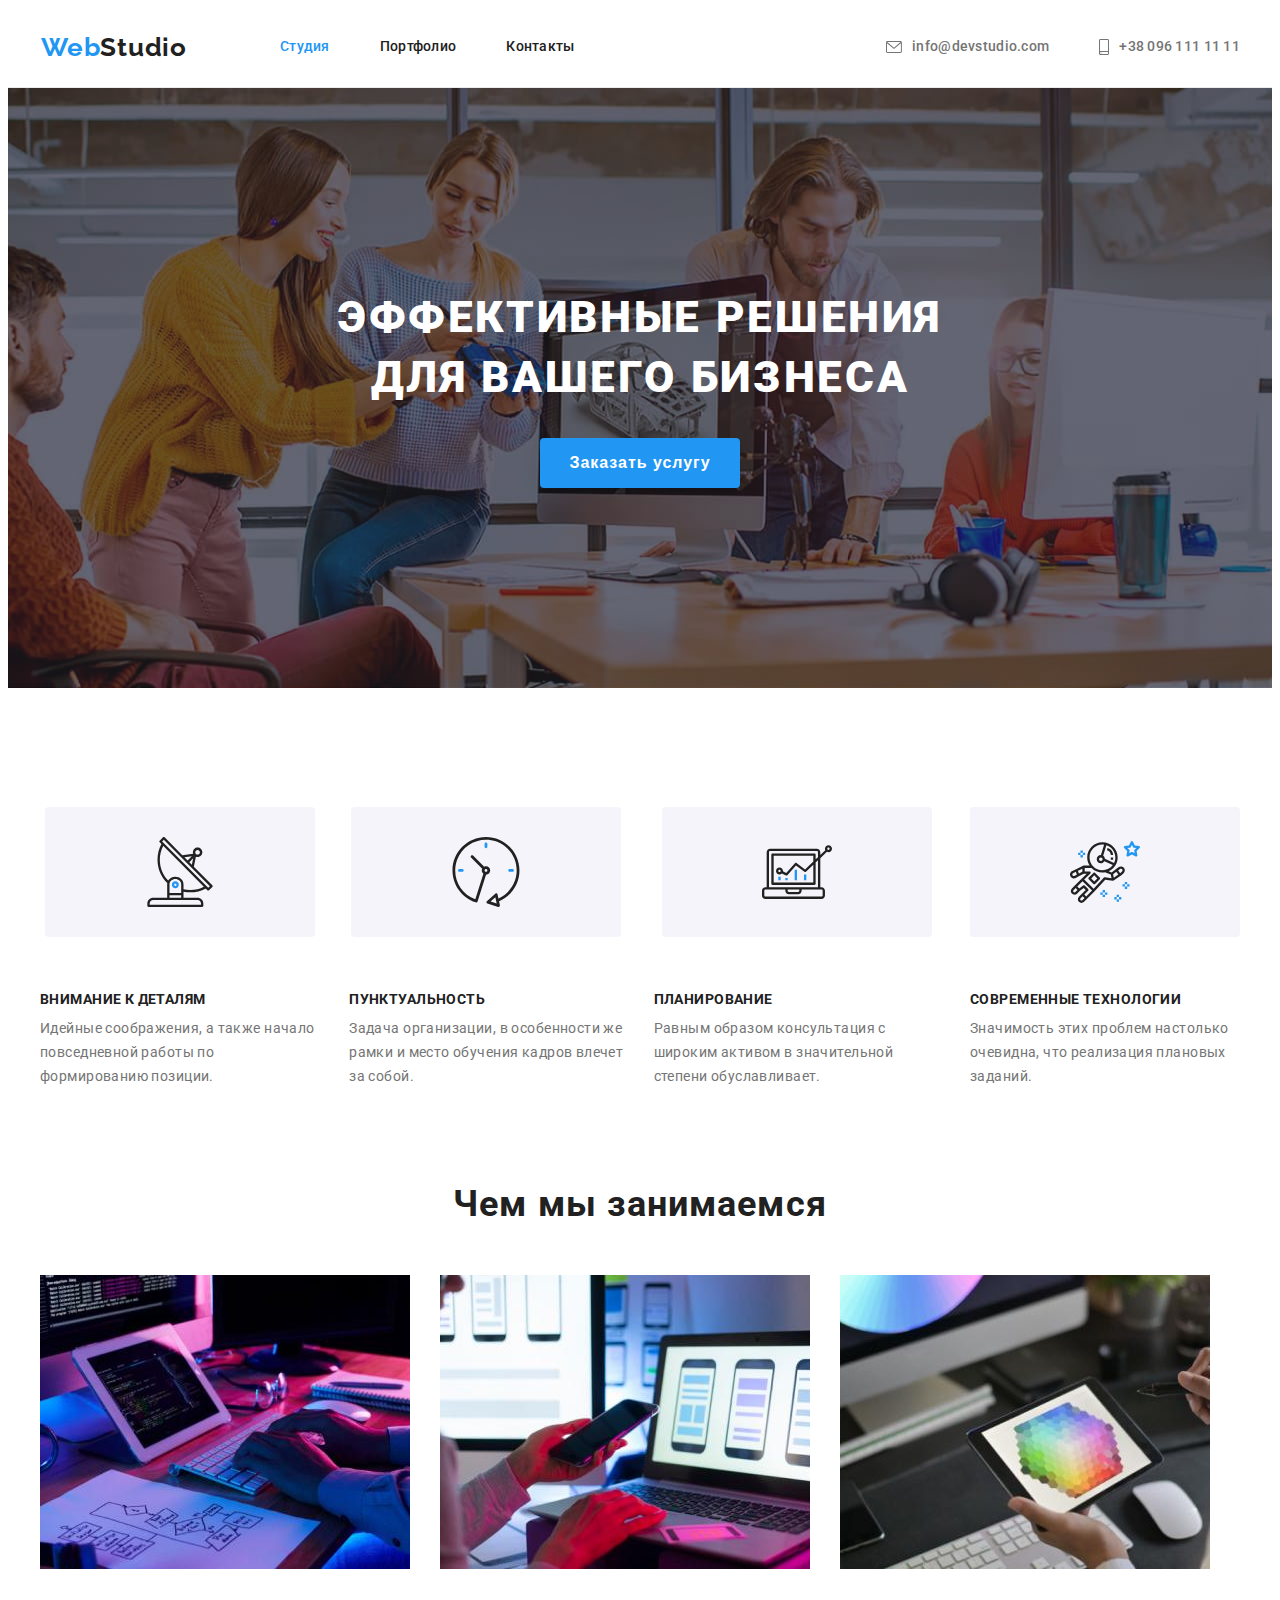
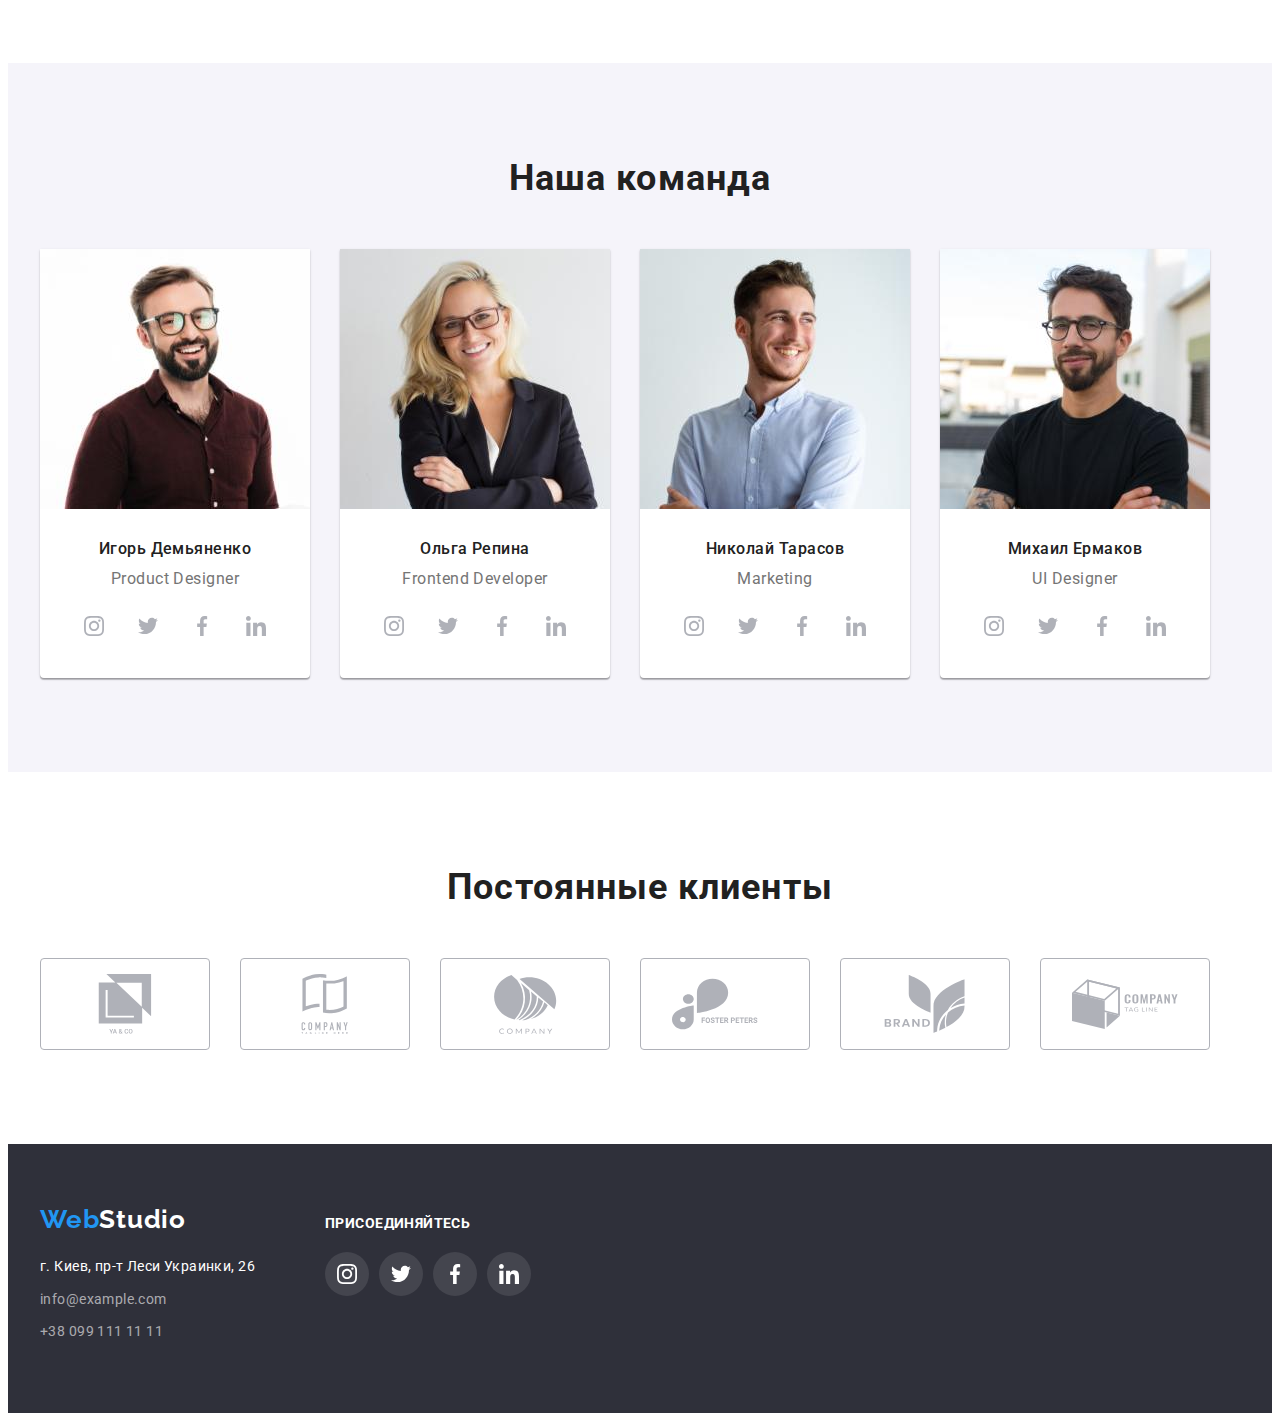
<file: index.html>
<!DOCTYPE html>
<html lang="ru">
<head>
    <meta charset="UTF-8">
    <meta http-equiv="X-UA-Compatible" content="IE=edge">
    <meta name="viewport" content="width=device-width,initial-scale=1.0/">
    <title>ЭФФЕКТИВНЫЕ РЕШЕНИЯ ДЛЯ ВАШЕГО БИЗНЕСА</title>
    <link rel="preconnect" href="https://fonts.googleapis.com" />
    <link rel="preconnect" href="https://fonts.gstatic.com" crossorigin />
    <link href="https://fonts.googleapis.com/css2?family=Raleway:wght@700&family=Roboto:wght@400;500;700;900&display=swap" rel="stylesheet" />
    <link rel="stylesheet" href="https://cdnjs.cloudflare.com/ajax/libs/modern-normalize/1.1.0/modern-normalize.min.css" integrity="sha512-wpPYUAdjBVSE4KJnH1VR1HeZfpl1ub8YT/NKx4PuQ5NmX2tKuGu6U/JRp5y+Y8XG2tV+wKQpNHVUX03MfMFn9Q==" crossorigin="anonymous" referrerpolicy="no-referrer" />
    <link rel="stylesheet" href="./css/styles.css"/>
</head>
<body>
    <!--logo-->
    <header class="header">
        <div class="container header-container">
        <a class="header-logo" href="index.html" lang="en"><span class="header-web">Web</span><span class="header-studio">Studio</span></a>
        <!--header-->
        <nav class="site-nav">
            <ul class="nav-list">
              <li class="nav-item">
                  <a class="nav-link link current" href="">Студия</a>
              </li>
              <li class="nav-item">
                  <a class="nav-link link" href="./portfolio.html">Портфолио</a>
              </li>
              <li class="nav-item">
                  <a class="nav-link link" href="">Контакты</a>
              </li>
            </ul>
        </nav>
            <ul class="header-contacts-list">
                <li class=" header-social-item header-contacts-item">
                    <a class="header-social-link header-contacts-link link current" href="mailto:info@devstudio.com">
                        <svg class="header-social-icon" width="16" height="12">
                            <use href="./images/sprite.svg#icon-envelope">
                            </use>
                        </svg>info@devstudio.com
                    </a>
                </li>
                <li class="header-social-item header-contacts-item">
                    <a class="header-social-link header-contacts-link link" href="tel:+380961111111">
                        <svg class="header-social-icon" width="10" height="16">
                            <use href="./images/sprite.svg#icon-smartphone">
                            </use>
                        </svg>+38 096 111 11 11
                    </a>
                </li>
            </ul>
        </div>
    </header>
    <main>
        <!--hero-->
        <section class="hero">
            <div class="hero-container container">
            <h1 class="hero-title">ЭФФЕКТИВНЫЕ РЕШЕНИЯ ДЛЯ ВАШЕГО БИЗНЕСА</h1>
            <button class="hero-btn btn" type="button">Заказать услугу</button>
        </div>
        </section>
        <section class="section features-section">
        <div class="container">
            <h2 class="visually-hidden" hidden>Особенности</h2>
            <ul class="features-list">
                <li class="features-item">
                    <div class="features-description">
                        <ul class="features-gallery list gallery-list">
                            <li class="gallery-item">
                                <a href="" class="gallery-link">
                                    <svg class="gallery-icon" width="70" height="70">
                                        <use href="./images/sprite.svg#icon-antenna">
                                        </use>
                                    </svg>
                                </a>
                            </li>
                        </ul>
                    </div>
                    <h3 class="features-title">Внимание к деталям</h3>
                    <p class="features-text">Идейные соображения, а также начало повседневной работы по формированию позиции.</p>
                </li>
                <li class="features-item">
                    <div class="features-description">
                        <ul class="features-gallery list gallery-list">
                            <li class="gallery-item">
                                <a href="" class="gallery-link">
                                    <svg class="gallery-icon" width="70" height="70">
                                        <use href="./images/sprite.svg#icon-clock">
                                        </use>
                                    </svg>
                                </a>
                            </li>
                        </ul>
                    </div>
                    <h3 class="features-title">Пунктуальность</h3>
                    <p class="features-text">Задача организации, в особенности же рамки и место обучения кадров влечет за собой.</p>
                </li>
                <li class="features-item">
                    <div class="features-description">
                        <ul class="features-gallery list gallery-list">
                            <li class="gallery-item">
                                <a href="" class="gallery-link">
                                    <svg class="gallery-icon" width="70" height="70">
                                        <use href="./images/sprite.svg#icon-diagram">
                                        </use>
                                    </svg>
                                </a>
                            </li>
                        </ul>
                    </div>
                    <h3 class="features-title">Планирование</h3>
                    <p class="features-text">Равным образом консультация с широким активом в значительной степени обуславливает.</p>
                </li>
                <li class="features-item">
                    <div class="features-description">
                        <ul class="features-gallery list gallery-list">
                            <li class="gallery-item">
                                <a href="" class="gallery-link">
                                    <svg class="gallery-icon" width="70" height="70">
                                        <use href="./images/sprite.svg#icon-astronaut">
                                        </use>
                                    </svg>
                                </a>
                            </li>
                        </ul>
                    </div>
                    <h3 class="features-title">Современные технологии</h3>
                    <p class="features-text">Значимость этих проблем настолько очевидна, что реализация плановых заданий.</p>
                </li>
            </ul>
        </div>
        </section>
        <section class="section activity-section">
            <div class="container">
            <h2 class="section-title activity-title">Чем мы занимаемся</h2>
            <!--Фото чем занимаемся-->
            <ul class="activity-list">
                <li class="activity-item">
                    <img src="images/Activity_Programming.jpg"
                    alt="Программирование"
                    width="370" height="294"/>
                </li>
                <li class="activity-item">
                    <img src="images/Activity_Design.jpg"
                    alt="Дизайн"
                    width="370" height="294"/>
                </li>
                <li class="activity-item">
                    <img src="images/Activity_Graphics.jpg"
                    alt="Графика"
                    width="370" height="294"/>
                </li>
            </ul>
        </div>
        </section>
        <section class="section team-section">
        <div class="container">
            <h2 class="section-title team-title">Наша команда</h2>
            <!--Фото членов команды-->            
            <ul class="team-list">
                <li class="team-item">
                    <img src="./images/Product Designer.jpg" alt="дизайнер"
                    width="270" height="260"/>
                <div class="team-item-description">
                    <h3 class="team-item-title">Игорь Демьяненко</h3>
                    <p class="team-item-text" lang="en">Product Designer</p>
                    <ul class="team-social list social-list">
                        <li class="social-item">
                            <a href="" class="social-link">
                                <svg class="social-icon" width="20" height="20">
                                    <use href="./images/sprite.svg#icon-instagram">
                                    </use>
                                </svg>
                            </a>
                        </li>
                        <li class="social-item">
                            <a href="" class="social-link">
                                <svg class="social-icon" width="20" height="20">
                                    <use href="./images/sprite.svg#icon-twitter">
                                    </use>
                                </svg>
                            </a>
                        </li>
                        <li class="social-item">
                            <a href="" class="social-link">
                                <svg class="social-icon" width="20" height="20">
                                    <use href="./images/sprite.svg#icon-facebook">
                                    </use>
                                </svg>
                            </a>
                        </li>
                        <li class="social-item">
                            <a href="" class="social-link">
                                <svg class="social-icon" width="20" height="20">
                                    <use href="./images/sprite.svg#icon-linkedin">
                                    </use>
                                </svg>
                            </a>
                        </li>
                    </ul>
                </div>
                </li>
                <li class="team-item">
                    <img src="./images/Frontend Developer.jpg" alt="фронт разработчик"
                    width="270" height="260"/>
                <div class="team-item-description">
                    <h3 class="team-item-title">Ольга Репина</h3>
                    <p class="team-item-text" lang="en">Frontend Developer</p>
                    <ul class="team-social list social-list">
                        <li class="social-item">
                            <a href="" class="social-link">
                                <svg class="social-icon" width="20" height="20">
                                    <use href="./images/sprite.svg#icon-instagram">
                                    </use>
                                </svg>
                            </a>
                        </li>
                        <li class="social-item">
                            <a href="" class="social-link">
                                <svg class="social-icon" width="20" height="20">
                                    <use href="./images/sprite.svg#icon-twitter">
                                    </use>
                                </svg>
                            </a>
                        </li>
                        <li class="social-item">
                            <a href="" class="social-link">
                                <svg class="social-icon" width="20" height="20">
                                    <use href="./images/sprite.svg#icon-facebook">
                                    </use>
                                </svg>
                            </a>
                        </li>
                        <li class="social-item">
                            <a href="" class="social-link">
                                <svg class="social-icon" width="20" height="20">
                                    <use href="./images/sprite.svg#icon-linkedin">
                                    </use>
                                </svg>
                            </a>
                        </li>
                    </ul>
                </div>
                </li>
                <li class="team-item">
                    <img src="./images/Marketing.jpg" alt="специалист по маркетингу"
                    width="270" height="260"/>
                <div class="team-item-description">
                    <h3 class="team-item-title">Николай Тарасов</h3>
                    <p class="team-item-text" lang="en">Marketing</p>
                    <ul class="team-social list social-list">
                        <li class="social-item">
                            <a href="" class="social-link">
                                <svg class="social-icon" width="20" height="20">
                                    <use href="./images/sprite.svg#icon-instagram">
                                    </use>
                                </svg>
                            </a>
                        </li>
                        <li class="social-item">
                            <a href="" class="social-link">
                                <svg class="social-icon" width="20" height="20">
                                    <use href="./images/sprite.svg#icon-twitter">
                                    </use>
                                </svg>
                            </a>
                        </li>
                        <li class="social-item">
                            <a href="" class="social-link">
                                <svg class="social-icon" width="20" height="20">
                                    <use href="./images/sprite.svg#icon-facebook">
                                    </use>
                                </svg>
                            </a>
                        </li>
                        <li class="social-item">
                            <a href="" class="social-link">
                                <svg class="social-icon" width="20" height="20">
                                    <use href="./images/sprite.svg#icon-linkedin">
                                    </use>
                                </svg>
                            </a>
                        </li>
                    </ul>
                </div>
                </li>
                <li class="team-item">
                    <img src="./images/UI Designer.jpg" alt="дизайнер интерфейса"
                    width="270" height="260"/>
                <div class="team-item-description">
                    <h3 class="team-item-title">Михаил Ермаков</h3>
                    <p class="team-item-text" lang="en">UI Designer</p>
                    <ul class="team-social list social-list">
                        <li class="social-item">
                            <a href="" class="social-link">
                                <svg class="social-icon" width="20" height="20">
                                    <use href="./images/sprite.svg#icon-instagram">
                                    </use>
                                </svg>
                            </a>
                        </li>
                        <li class="social-item">
                            <a href="" class="social-link">
                                <svg class="social-icon" width="20" height="20">
                                    <use href="./images/sprite.svg#icon-twitter">
                                    </use>
                                </svg>
                            </a>
                        </li>
                        <li class="social-item">
                            <a href="" class="social-link">
                                <svg class="social-icon" width="20" height="20">
                                    <use href="./images/sprite.svg#icon-facebook">
                                    </use>
                                </svg>
                            </a>
                        </li>
                        <li class="social-item">
                            <a href="" class="social-link">
                                <svg class="social-icon" width="20" height="20">
                                    <use href="./images/sprite.svg#icon-linkedin">
                                    </use>
                                </svg>
                            </a>
                        </li>
                    </ul>
                </div>
                </li>
            </ul>
        </div>
        </section>
        <section class="section clients-section">
        <div class="container">
            <h2 class="section-title clients-title">Постоянные клиенты</h2>
                <!--Логотипы компаний-->            
                <ul class="clients-list">
                    <li class="clients-item">
                        <a href="" class="clients-link">
                            <svg class="clients-icon" width="106" height="60">
                                <use href="./images/sprite.svg#icon-yaco">
                                </use>
                            </svg>
                        </a>
                    </li>
                    <li class="clients-item">
                        <a href="" class="clients-link">
                            <svg class="clients-icon" width="106" height="60">
                                <use href="./images/sprite.svg#icon-tagline-here">
                                </use>
                            </svg>
                        </a>
                    </li>
                    <li class="clients-item">
                        <a href="" class="clients-link">
                            <svg class="clients-icon" width="106" height="60">
                                <use href="./images/sprite.svg#icon-company">
                                </use>
                            </svg>
                        </a>
                    </li>
                    <li class="clients-item">
                        <a href="" class="clients-link">
                            <svg class="clients-icon" width="106" height="60">
                                <use href="./images/sprite.svg#icon-foster-peters">
                                </use>
                            </svg>
                        </a>
                    </li>
                    <li class="clients-item">
                        <a href="" class="clients-link">
                            <svg class="clients-icon" width="106" height="60">
                                <use href="./images/sprite.svg#icon-brand">
                                </use>
                            </svg>
                        </a>
                    </li>
                    <li class="clients-item">
                        <a href="" class="clients-link">
                            <svg class="clients-icon" width="106" height="60">
                                <use href="./images/sprite.svg#icon-company-tag-line">
                                </use>
                            </svg>
                        </a>
                    </li>
    </main>
    <footer class="footer">
    <div class="footer-container container">
        <div class="footer-left">
        <a class="footer-logo" href="index.html" lang="en"><span class="footer-web">Web</span><span class="footer-studio">Studio</span></a>
        <address class="contacts-address">
            <ul class="contacts-list">
                <li class="footer-contacts-item">
                    <a class="footer-address-link link"href="https://goo.gl/maps/8dhpceMkRQVwg1JF8" 
                    target="_blank"
                    rel="noopener noreferrer">
                    г. Киев, пр-т Леси Украинки, 26</a>
                </li>
                <li class="footer-contacts-item">
                    <a class="footer-contacts-link link" href="mailto:info@example.com">info@example.com</a>
                </li>
                <li class="footer-contacts-item">
                    <a class="footer-contacts-link link" href="tel:+380991111111">+38 099 111 11 11</a>
                </li>
            </ul>
        </address>
        </div>
        <div class="footer-right">
        <h3 class="accession-title">присоединяйтесь</h3>
        <ul class="accession-social list social-list">
            <li class="accession-social-item">
                <a href="" class="accession-social-link">
                    <svg class="accession-social-icon" width="20" height="20">
                        <use href="./images/sprite.svg#icon-instagram">
                        </use>
                    </svg>
                </a>
            </li>
            <li class="accession-social-item">
                <a href="" class="accession-social-link">
                    <svg class="accession-social-icon" width="20" height="20">
                        <use href="./images/sprite.svg#icon-twitter">
                        </use>
                    </svg>
                </a>
            </li>
            <li class="accession-social-item">
                <a href="" class="accession-social-link">
                    <svg class="accession-social-icon" width="20" height="20">
                        <use href="./images/sprite.svg#icon-facebook">
                        </use>
                    </svg>
                </a>
            </li>
            <li class="accession-social-item">
                <a href="" class="accession-social-link">
                    <svg class="accession-social-icon" width="20" height="20">
                        <use href="./images/sprite.svg#icon-linkedin">
                        </use>
                    </svg>
                </a>
            </li>
        </ul>
        </div>
    </div>
</footer>
</body>
</html>
</file>
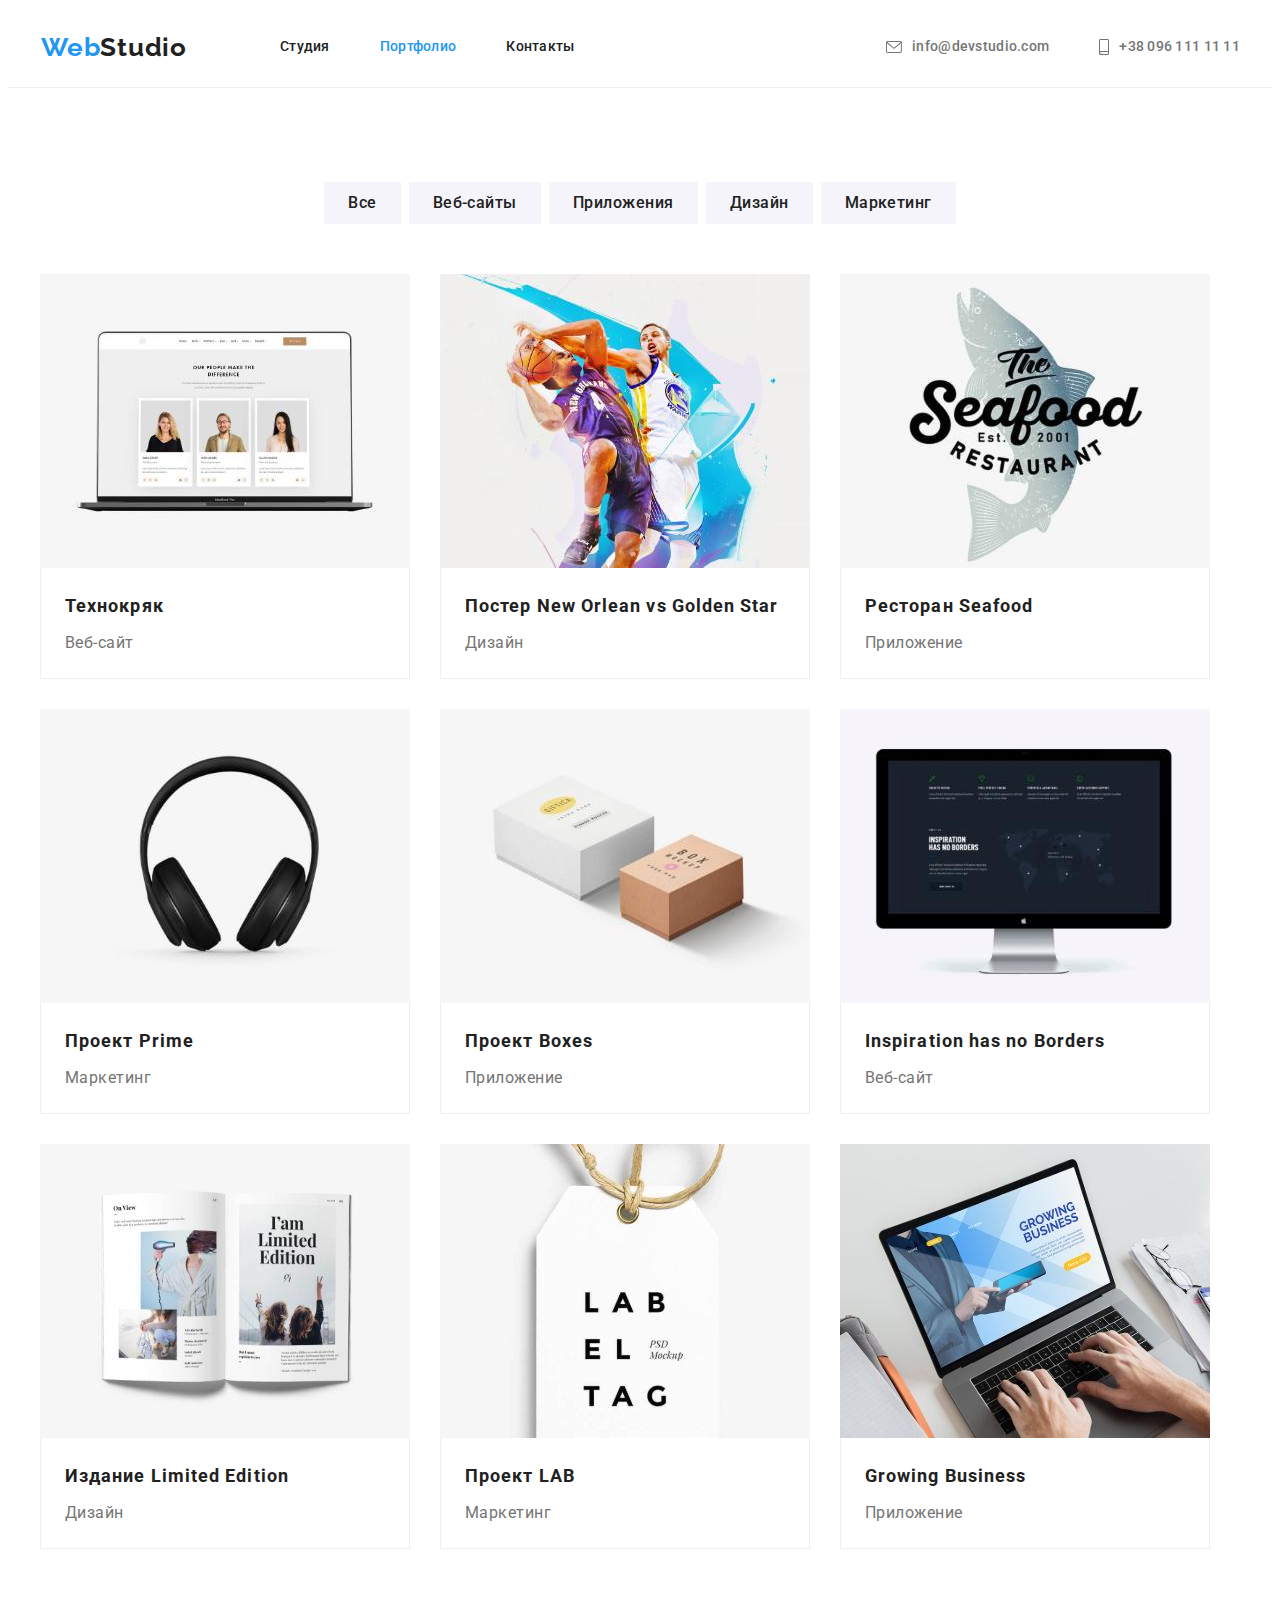
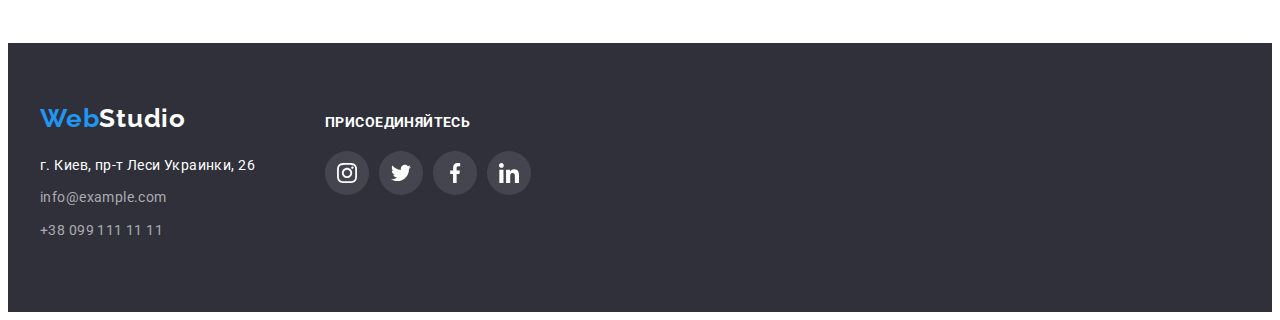
<file: portfolio.html>
<!DOCTYPE html>
<html lang="ru">
<head>
    <meta charset="UTF-8">
    <meta http-equiv="X-UA-Compatible" content="IE=edge">
    <meta name="viewport" content="width=device-width, initial-scale=1.0">
    <title>Портфолио</title>
    <link rel="preconnect" href="https://fonts.googleapis.com" />
    <link rel="preconnect" href="https://fonts.gstatic.com" crossorigin />
    <link href="https://fonts.googleapis.com/css2?family=Raleway:wght@700&family=Roboto:wght@400;500;700;900&display=swap" rel="stylesheet" />
    <link rel="stylesheet" href="https://cdnjs.cloudflare.com/ajax/libs/modern-normalize/1.1.0/modern-normalize.min.css" integrity="sha512-wpPYUAdjBVSE4KJnH1VR1HeZfpl1ub8YT/NKx4PuQ5NmX2tKuGu6U/JRp5y+Y8XG2tV+wKQpNHVUX03MfMFn9Q==" crossorigin="anonymous" referrerpolicy="no-referrer" />
    <link rel="stylesheet" href="./css/styles.css"/>
</head>
<body>
    <!--logo-->
    <header class="header">
        <div class="container header-container">
        <a class="header-logo" href="index.html" lang="en"><span class="header-web">Web</span><span class="header-studio">Studio</span></a>
        <!--header-->
        <nav class="site-nav">
            <ul class="nav-list">
              <li class="nav-item">
                  <a class="nav-link link" href="./index.html">Студия</a>
              </li>
              <li class="nav-item">
                  <a class="nav-link link current" href="./portfolio.html">Портфолио</a>
              </li>
              <li class="nav-item">
                  <a class="nav-link link" href="">Контакты</a>
              </li>
            </ul>
        </nav>
        <ul class="header-contacts-list">
            <li class=" header-social-item header-contacts-item">
                <a class="header-social-link header-contacts-link link current" href="mailto:info@devstudio.com">
                    <svg class="header-social-icon" width="16" height="12">
                        <use href="./images/sprite.svg#icon-envelope">
                        </use>
                    </svg>info@devstudio.com
                </a>
            </li>
            <li class="header-social-item header-contacts-item">
                <a class="header-social-link header-contacts-link link" href="tel:+380961111111">
                    <svg class="header-social-icon" width="10" height="16">
                        <use href="./images/sprite.svg#icon-smartphone">
                        </use>
                    </svg>+38 096 111 11 11
                </a>
            </li>
        </ul>
        </div>
    </header>
    <main>
        <!--hero-->
        <section class="section">
        <div class="container">
            <h1 class="visually-hidden"hidden>Портфолио</h1>
            <!--filter-->
            <ul class="filter-list">
                <li class="filter-item">
                    <button class="filter-btn btn current" type="button">Все</button>
                <li class="filter-item">
                    <button class="filter-btn btn" type="button">Веб-сайты</button>   
                </li>
                <li class="filter-item">
                    <button class="filter-btn btn" type="button">Приложения</button>   
                </li>
                <li class="filter-item">
                    <button class="filter-btn btn" type="button">Дизайн</button>   
                </li>
                <li class="filter-item">
                    <button class="filter-btn btn" type="button">Маркетинг</button>   
                </li>
            </ul>
            <ul class="portfolio-list">
                <li class="portfolio-item">
                    <a href="" class="portfolio-gallery-description link">
                        <img src="./images/Technokryak.jpg" atl="открыта страница на ноутбуке"
                        width="370" height="294"/>
                    <div class="portfolio-item-description">
                        <h2 class="portfolio-item-title">Технокряк</h2>
                        <p class="portfolio-item-text">Веб-сайт</p>
                    </div>
                    </a>
                </li>
                <li class="portfolio-item">
                    <a href="" class="portfolio-gallery-description link">
                        <img src="./images/New Orlean vs Golden Star poster.jpg" atl="постер с баскетболистами"
                        width="370" height="294"/>
                    <div class="portfolio-item-description">
                        <h2 class="portfolio-item-title">Постер New Orlean vs Golden Star</h2>
                        <p class="portfolio-item-text">Дизайн</p>
                    </div>
                    </a>
                </li>
                <li class="portfolio-item">
                    <a href="" class="portfolio-gallery-description link">
                        <img src="./images/Seafood Restaurant.jpg" atl="название ресторана"
                        width="370" height="294"/>
                    <div class="portfolio-item-description">
                        <h2 class="portfolio-item-title">Ресторан Seafood</h2>
                        <p class="portfolio-item-text">Приложение</p>
                    </div>
                    </a>
                </li>
                <li class="portfolio-item">
                    <a href="" class="portfolio-gallery-description link">
                        <img src="./images/Prime Project.jpg" atl="наушники"
                        width="370" height="294"/>
                    <div class="portfolio-item-description">
                        <h2 class="portfolio-item-title">Проект Prime</h2>
                        <p class="portfolio-item-text">Маркетинг</p>
                    </div>
                    </a>
                </li>
                <li class="portfolio-item">
                    <a href="" class="portfolio-gallery-description link">
                        <img src="./images/Boxes project.jpg" atl="коробки"
                        width="370" height="294"/>
                    <div class="portfolio-item-description">
                        <h2 class="portfolio-item-title">Проект Boxes</h2>
                        <p class="portfolio-item-text">Приложение</p>
                    </div>
                    </a>
                </li>
                <li class="portfolio-item">
                    <a href="" class="portfolio-gallery-description link">
                        <img src="./images/Inspiration has no Borders.jpg" atl="монитор"
                        width="370" height="294"/>
                    <div class="portfolio-item-description">
                        <h2 class="portfolio-item-title" lang="en">Inspiration has no Borders</h2>
                        <p class="portfolio-item-text">Веб-сайт</p>
                    </div>
                    </a>
                </li>
                <li class="portfolio-item">
                    <a href="" class="portfolio-gallery-description link">
                        <img src="./images/Limited Edition.jpg" atl="открытый журнал"
                        width="370" height="294"/>
                    <div class="portfolio-item-description">
                        <h2 class="portfolio-item-title">Издание Limited Edition</h2>
                        <p class="portfolio-item-text">Дизайн</p>
                    </div>
                    </a>
                </li>
                <li class="portfolio-item">
                    <a href="" class="portfolio-gallery-description link">
                        <img src="./images/LAB project.jpg" atl="бирка с логотипом"
                        width="370" height="294"/>
                    <div class="portfolio-item-description">
                        <h2 class="portfolio-item-title">Проект LAB</h2>
                        <p class="portfolio-item-text">Маркетинг</p>
                    </div>
                    </a>
                </li>
                <li class="portfolio-item">
                    <a href="" class="portfolio-gallery-description link">
                        <img src="./images/Growing Business.jpg" atl="работа на ноутбуке"
                        width="370" height="294"/>
                    <div class="portfolio-item-description">
                        <h2 class="portfolio-item-title" lang="en">Growing Business</h2>
                        <p class="portfolio-item-text">Приложение</p>
                    </div>
                    </a>
                </li>
            </ul>
        </div>
        </section>
    </main>
    <footer class="footer">
        <div class="footer-container container">
            <div class="footer-left">
            <a class="footer-logo" href="index.html" lang="en"><span class="footer-web">Web</span><span class="footer-studio">Studio</span></a>
            <address class="contacts-address">
                <ul class="contacts-list">
                    <li class="footer-contacts-item">
                        <a class="footer-address-link link"href="https://goo.gl/maps/8dhpceMkRQVwg1JF8" 
                        target="_blank"
                        rel="noopener noreferrer">
                        г. Киев, пр-т Леси Украинки, 26</a>
                    </li>
                    <li class="footer-contacts-item">
                        <a class="footer-contacts-link link" href="mailto:info@example.com">info@example.com</a>
                    </li>
                    <li class="footer-contacts-item">
                        <a class="footer-contacts-link link" href="tel:+380991111111">+38 099 111 11 11</a>
                    </li>
                </ul>
            </address>
            </div>
            <div class="footer-right">
            <h3 class="accession-title">присоединяйтесь</h3>
            <ul class="accession-social list social-list">
                <li class="accession-social-item">
                    <a href="" class="accession-social-link">
                        <svg class="accession-social-icon" width="20" height="20">
                            <use href="./images/sprite.svg#icon-instagram">
                            </use>
                        </svg>
                    </a>
                </li>
                <li class="accession-social-item">
                    <a href="" class="accession-social-link">
                        <svg class="accession-social-icon" width="20" height="20">
                            <use href="./images/sprite.svg#icon-twitter">
                            </use>
                        </svg>
                    </a>
                </li>
                <li class="accession-social-item">
                    <a href="" class="accession-social-link">
                        <svg class="accession-social-icon" width="20" height="20">
                            <use href="./images/sprite.svg#icon-facebook">
                            </use>
                        </svg>
                    </a>
                </li>
                <li class="accession-social-item">
                    <a href="" class="accession-social-link">
                        <svg class="accession-social-icon" width="20" height="20">
                            <use href="./images/sprite.svg#icon-linkedin">
                            </use>
                        </svg>
                    </a>
                </li>
            </ul>
            </div>
        </div>
    </footer>
</body>
</file>
<file: css/styles.css>
:root {
    --header-color: #ffffff;
    --primary-text-color: #212121;
    --second-text-color:  #757575;
    --primary-title-color: #FFFFFF;
    --secondary-title-color: #212121;
    --accent-color: #2196F3;
    --background-color: #ffffff;
    --secondary-background-color: #2F303A;
    --third-background-color: #F5F4FA;
}

p, h1, h2, h3, h4, h5, h6 {
    margin: 0;
}


ul {
    list-style: none;
    margin: 0;
    padding: 0;
}


img {
    display: block;
    width: 100%;
    height: auto;
}


a {
    display: block;
}


button {
    cursor: pointer;
}


body {
    font-family: 'Roboto', sans-serif;
    background-color: var(--background-color);
}


.container {
    width: 1200px;
    padding-left: 15px;
    padding-right: 15px;
    margin-left: auto;
    margin-right: auto;
}


.link {
    text-decoration: none;
}


.btn{
    cursor: pointer;
}


.section {
    padding-top: 94px;
    padding-bottom: 94px;
}


.visually-hidden {
    position: absolute;
    white-space: nowrap;
    width: 1px;
    height: 1px;
    overflow: hidden;
    border: 0;
    padding: 0;
    clip: rect(0 0 0 0);
    clip-path: inset(50%);
    margin: -1px;
  }

.section-title {
    font-weight: 700;
    font-size: 36px;
    line-height: 1.17;
    text-align: center;
    letter-spacing: 0.03em;
    color:var(--primary-text-color);
}


/*------logo-----*/


.header-logo {
    text-decoration: none;
}

.header-web {
    font-family: 'Raleway', sans-serif;
    font-weight: 700;
    font-size: 26px;
    line-height: 1.19;
    letter-spacing: 0.03em;
    color:var(--accent-color);
}

.header-web:hover,
.header-web:focus {
    color:var(--accent-color);
}

.header-studio {
    font-family: 'Raleway', sans-serif;
    font-weight: 700;
    font-size: 26px;
    line-height: 1.19;
    letter-spacing: 0.03em;
    color:var(--primary-text-color);
}

.header-studio:hover,
.header-studio:focus {
    color:var(--accent-color);
}

/*-----flex-----*/


.header-logo {
    margin-left: 1px;
    margin-right: 93px;
}


/*-----header-----*/


.header {
    background-color: var(--header-color);
}


.nav-link {
    font-weight: 500;
    font-size: 14px;
    line-height: 1.14;
    letter-spacing: 0.02em;
    color:var(--primary-text-color);
    text-decoration: none;
}

.nav-link:hover,
.nav-link:focus {
    color:var(--accent-color);
}

.current {
    color: var(--accent-color);
}

.header-contacts-link {
    display: flex;
    font-weight: 500;
    font-size: 14px;
    line-height: 1.14;
    letter-spacing: 0.02em;
    color: var(--second-text-color);
    align-items: center;
}

.header-contacts-link:hover,
.header-contacts-link:focus {
    color: var(--accent-color);
}


.header-contacts-link:hover .header-social-icon,
.header-contacts-link:focus .header-social-icon {
    fill: var(--accent-color);
}


/*-----flex-----*/


.header {
    max-width: 1600px;
    margin-left: auto;
    margin-right: auto;
    border-bottom: 1px solid #ECECEC;
}


.header-container {
    display: flex;
    align-items: center;
    padding-top: 24px;
    padding-bottom: 24px;
}


.site-nav {
    display: flex;
}


.nav-list {
    display: flex;
}


.nav-item:not(:last-child) {
    margin-right: 50px;
}


.header-contacts-list {
    display: flex;
    margin-left: auto;
    align-items: center;
}


.header-contacts-item:not(:last-child) {
    margin-right: 50px;
}


.header-social-icon {
    fill: rgba(117, 117, 117, 1);
    margin-right: 10px;
}



/*-----hero-----*/


.hero {
    background-color:var(--secondary-background-color);
    text-align: center;
    max-width: 1600px;
    padding-top: 200px;
    padding-bottom: 200px;
    margin-left: auto;
    margin-right: auto;
    background-image: linear-gradient(
        rgba(47, 48, 58, 0.4),
        rgba(47, 48, 58, 0.4)
    ),   
        url(../images/hero-image.jpg);
    background-repeat: no-repeat;
    background-size: cover;
    background-position: center;
}

.hero-title {
    font-weight: 900;
    font-size: 44px;
    line-height: 1.36;
    letter-spacing: 0.06em;
    color:var(--primary-title-color);
}


.hero-btn {
    min-width: 200px;
    border-radius: 4px;
    font-weight: 700;
    font-size: 16px;
    line-height: 1.87;
    letter-spacing: 0.06em;
    color: var(--primary-title-color);
    background-color: var(--accent-color);
}


.hero-btn:hover,
.hero-btn:focus {
    background-color:#188CE8;
}


.hero-btn {
    box-shadow: 0px 4px 4px rgba(0, 0, 0, 0.15);
    border-radius: 4px;
}


/*-----container-----*/


.hero-container {
    align-items: center;
}

.hero-title {
    width: 696px;
    margin-left: auto;
    margin-right: auto;
    margin-bottom: 30px;
}


.hero-btn {
    min-width: 200px;
    padding-top: 10px;
    padding-bottom: 10px;
    margin-left: auto;
    margin-right: auto;
    border: none;
}



/*-----features-----*/


.features-title {
    font-weight: 700;
    font-size: 14px;
    line-height: 1.14;
    letter-spacing: 0.03em;
    color:var(--secondary-title-color);
    text-transform: uppercase;
}


.features-text {
    font-size: 14px;
    line-height: 1.71;    
    letter-spacing: 0.03em;
    color:var(--second-text-color);
}


/*-----container-----*/

  
.features-container {
    display: flex;
    justify-content: space-around;
}


.features-list {
    display: flex;
}


.features-item:not(:last-child) {
    margin-right: 30px;
}


.features-title {
    margin-bottom: 10px;
}


.features-description {
    display: flex;
    justify-content: center;
    background-color:var(--background-color);
}


.gallery-list {
    display: flex;
    justify-content: center;
}


.gallery-item {
    width: 100%;
    height: 100%;
    padding-top: 25px;
    padding-bottom: 25px;
    margin-bottom: 30px;
}

.gallery-item:not(:last-child) {
    margin-right: 30px;
}


.gallery-link {
    width: 270px;
    height: 130px;
    border-radius: 4px;
    background-color: var(--third-background-color);
    display: flex;
    align-items: center;
    justify-content: center;
}



/*-----activity-----*/

/*-----container-----*/


.activity-section {
    padding-top: 0;
}


.activity-container {
    display: flex;
    flex-wrap: wrap;
}


.activity-title {
    margin-left: auto;
    margin-right: auto;
    margin-bottom: 50px;
}


.activity-list {
    display: flex;    
}


.activity-item:not(:last-child) {
    margin-right: 30px;
}



/*-----team----*/


.team-item {
    background-color: var(--background-color);
}


.team-item-title {
    font-weight: 500;
    font-size: 16px;
    line-height: 1.19;
    text-align: center;
    letter-spacing: 0.03em;
    color:var(--secondary-title-color);
}


.team-item-text {
    font-size: 16px;
    line-height: 1.19x;
    text-align: center;
    letter-spacing: 0.03em;
    color:var(--second-text-color);
    margin-bottom: 16px;
}


.social-item {
    width: 44px;
    height: 44px;
    margin-right: 10px;
}

.social-item:last-child {
    margin-right: 0;
}


.social-list {
    display: flex;
    justify-content: center;
}


.social-icon {
    fill: #AFB1B8;
}


.social-link {
    width: 100%;
    height: 100%;
    border-radius: 50%;
    background-color: var(--background-color);
    display: flex;
    align-items: center;
    justify-content: center;
}


.social-link:hover,
.social-link:focus {
    background-color: var(--accent-color);
}


.social-link:hover .social-icon,
.social-link:focus .social-icon {
    fill:var(--primary-title-color);
}


  /*-----container-----*/


.team-section {
    max-width: 1600px;
    margin-left: auto;
    margin-right: auto;
    background-color: var(--third-background-color);
}

.team-container {
    display: flex;
    flex-wrap: wrap;
  }


.team-title {
    margin-left: auto;
    margin-right: auto;
    margin-bottom: 50px;
}


.team-list {
    display: flex;  
}


.team-item {
    box-shadow: 0px 1px 3px rgba(0, 0, 0, 0.12), 
    0px 1px 1px rgba(0, 0, 0, 0.14), 
    0px 2px 1px rgba(0, 0, 0, 0.2);
    border-radius: 0px 0px 4px 4px;
}

.team-item:hover,
.team-item:focus {
    border-color: var(--accent-color);
}
  

.team-item {
    margin-right: 30px;
}

.team-item:nth-child(4n) {
    margin-right: 0;
}


.team-item-description {
    padding-top: 30px;
    padding-bottom: 30px;
}

.team-item-title {
    margin-bottom: 10px;
}


/*-----regular clients-----*/


.clients-title {
    margin-bottom: 50px;
}


.clients-list {
    display: flex;
}


.clients-item {
    width: 170px;
    height: 92px;
}


.clients-item:not(:last-child) {
    margin-right: 30px;
}


.clients-icon {
    fill: #AFB1B8;
}


.clients-link {
    width: 100%;
    height: 100%;
    border-radius: 4px;
    box-sizing: border-box;
    border: 1px solid #AFB1B8;
    display: flex;
    justify-content: center;
    align-items: center;    
}


.clients-link:hover,
.clients-link:focus {
    border-color: var(--accent-color);
}



.clients-link:hover .clients-icon,
.clients-link:focus .clients-icon {
    fill: var(--accent-color);
}



/*-----footer-----*/


.footer {
    background-color: var(--secondary-background-color);
}

 
  /*-----logo-----*/


  .footer-logo {
    text-decoration: none;
}


.footer-web {
    font-family: 'Raleway', sans-serif;
    font-weight: 700;
    font-size: 26px;
    line-height: 1.19;
    letter-spacing: 0.03em;
    color:var(--accent-color);
}

.footer-web:hover,
.footer-web:focus {
    color:var(--accent-color);
}

.footer-studio {
    font-family: 'Raleway', sans-serif;
    font-weight: 700;
    font-size: 26px;
    line-height: 1.19;
    letter-spacing: 0.03em;
    color:var(--primary-title-color);
}

.footer-studio:hover,
.footer-studio:focus {
    color:var(--accent-color);
}

.footer-address-link {
    font-family: 'Roboto', sans-serif;
    font-style: normal;
    font-weight: 400;
    font-size: 14px;
    line-height: 1.71;
    letter-spacing: 0.03em;
    color:var(--primary-title-color);
}

.footer-address-link:hover,
.footer-address-link:focus {
    color:var(--accent-color);
}

.footer-contacts-link {
    font-family: 'Roboto', sans-serif;
    font-style: normal;
    font-weight: 400;
    font-size: 14px;
    line-height: 1.71;
    letter-spacing: 0.03em;
    color:rgba(255, 255, 255, 0.6);
    }

.footer-contacts-link:hover,
.footer-contacts-link:focus {
    color:var(--accent-color);
}


 /*-----container-----*/


 .footer {
    max-width: 1600px;
 }


.footer {
    padding-top: 60px;
    padding-bottom: 60px;
    margin-left: auto;
    margin-right: auto;
}


.footer-container {
    display: flex;
    align-items: baseline;
}


.contacts-address {
    margin-top: 20px;
}

.footer-contacts-item {
    margin-bottom: 9px;
}


.footer-right {
    margin-left: 70px;
}


.accession-title {
    font-weight: 700;
    font-size: 14px;
    line-height: 1.14;
    letter-spacing: 0.03em;
    color: var(--primary-title-color);
    text-transform: uppercase;
    margin-bottom: 20px;
}


.accession-social-item {
    width: 44px;
    height: 44px;
}

.accession-social-item:not(:last-child) {
    margin-right: 10px;
}


.accession-social-icon {
    fill:var(--primary-title-color);
}   


.accession-social-link {
    width: 100%;
    height: 100%;
    border-radius: 50%;
    background-color: rgba(255, 255, 255, 0.1);
    display: flex;
    align-items: center;
    justify-content: center;
}


.accession-social-link:hover,
.accession-social-link:focus {
    background-color: var(--accent-color);
}


.accession-social-link:hover .accession-social-icon,
.accession-social-link:focus .accession-social-icon {
    fill:var(--primary-title-color);
}



/*-----portfolio page-----*/


.filter-btn {
    font-family: Roboto, sans-serif;
    font-weight: 500;
    font-size: 16px;
    line-height: 1.62;
    text-align: center;
    letter-spacing: 0.03em;
    color:var(--primary-text-color);
    background-color: var(--third-background-color);
    padding-top: 6px;
    padding-bottom: 6px;
    padding-left: 22px;
    padding-right: 22px;
    border-radius: 4px;
    border-color: transparent;
}

 
.filter-btn:hover,
.filter-btn:focus {
    color:var(--primary-title-color);
    background-color:var(--accent-color);
    box-shadow: 0px 3px 1px rgba(0, 0, 0, 0.1), 
    0px 1px 2px rgba(0, 0, 0, 0.08), 
    0px 2px 2px rgba(0, 0, 0, 0.12);
}


/*-----flex-----*/


.filter-list {
    display: flex;
    justify-content: center;  
}


.filter-item {
    display: inline-block;
    background-color:var(--third-background-color);
}


.filter-item:not(:last-child) {
    margin-right: 8px;
}



/*-----Portfolio gallery-----*/


.portfolio-item-title {
    font-weight: 700;
    font-size: 18px;
    line-height: 2;
    text-align: start;    
    letter-spacing: 0.06em;
    color:var(--secondary-title-color);
}


.portfolio-item-text {
    font-size: 16px;
    line-height: 1.87;
    letter-spacing: 0.03em;
    text-align: start;
    color:var(--second-text-color);
}



/*-----flex-----*/


.portfolio-list {
    width: 1200px;
    display: flex;
    flex-wrap: wrap;
    margin-top: 50px;
    margin-right: -30px;
    margin-bottom: -30px;
}


.portfolio-item {
    width:370px;
    margin-right: 30px;
    margin-bottom: 30px;
}


.portfolio-item:hover {
    box-shadow: 0px 1px 1px rgba(0, 0, 0, 0.12), 
     4px 4px rgba(0, 0, 0, 0.06), 
     1px 4px 6px rgba(0, 0, 0, 0.16);
}


.portfolio-item-description {
    padding-top: 20px;
    padding-bottom: 20px;
    padding-left: 24px;
    padding-right: 24px;
    border-right: 1px solid rgba(238, 238, 238, 1);
    border-bottom: 1px solid rgba(238, 238, 238, 1);
    border-left: 1px solid rgba(238, 238, 238, 1);
}


.portfolio-item-text {
    margin-top: 4px;
}
</file>
